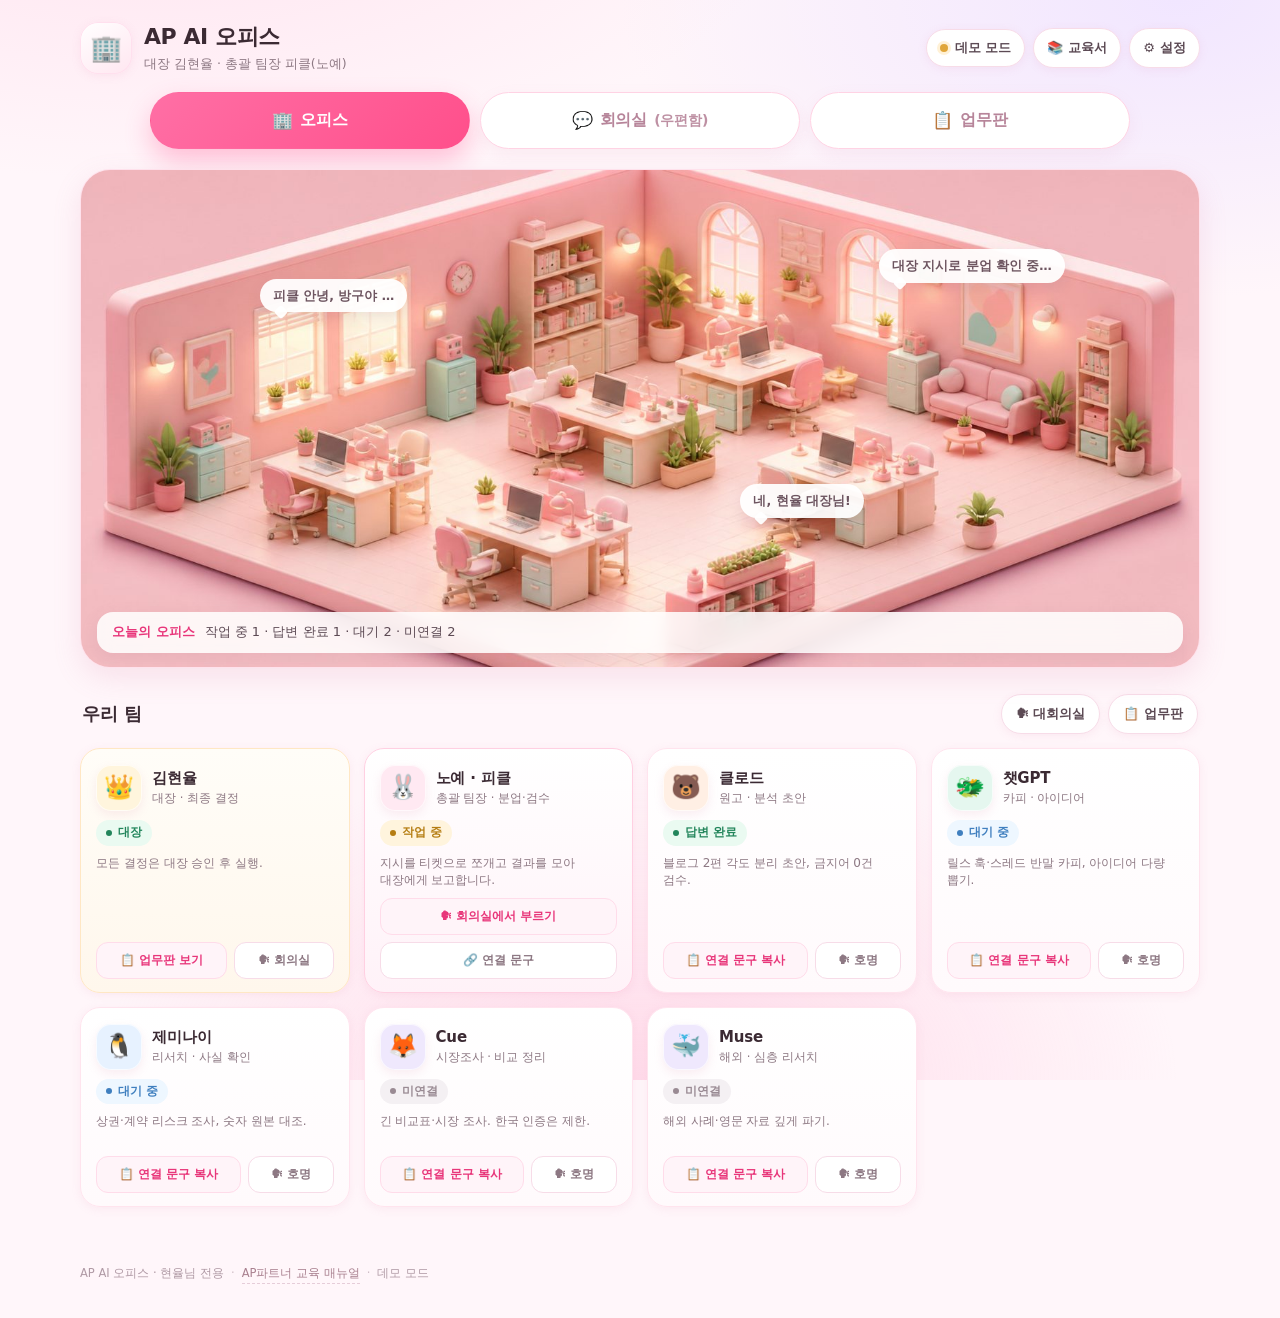
<file: ap-ai-office/index.html>
<!DOCTYPE html>
<html lang="ko">
<head>
<meta charset="utf-8">
<meta name="viewport" content="width=device-width, initial-scale=1, viewport-fit=cover">
<title>AP AI 오피스 · 현율님 전용 멀티 AI 협업 데스크</title>
<meta name="description" content="대장 김현율 · 총괄 팀장 피클(노예)이 클로드·챗GPT·제미나이·Cue·Muse와 우편함(회의실)에서 일을 나누고 결과를 모으는 AP파트너 전용 AI 오피스.">
<meta name="theme-color" content="#ff6fa5">
<link rel="manifest" href="manifest.webmanifest">
<link rel="icon" href="assets/icon-192.png" sizes="192x192">
<link rel="apple-touch-icon" href="assets/icon-192.png">
<meta name="apple-mobile-web-app-capable" content="yes">
<meta name="apple-mobile-web-app-title" content="AP AI 오피스">
<link rel="stylesheet" href="styles.css">
</head>
<body>
<div class="bg-glow" aria-hidden="true"></div>

<header class="app-header">
  <div class="brand">
    <span class="brand-mark" aria-hidden="true">🏢</span>
    <div class="brand-text">
      <h1>AP AI 오피스</h1>
      <p>대장 김현율 · 총괄 팀장 피클(노예)</p>
    </div>
  </div>
  <div class="header-actions">
    <button id="connChip" class="conn-chip is-demo" type="button" title="연결 상태 · 눌러서 설정 열기">
      <span class="conn-dot" aria-hidden="true"></span><span id="connText">데모 모드</span>
    </button>
    <button id="btnPlaybook" class="ghost-btn" type="button">📚 <span>교육서</span></button>
    <button id="btnSettings" class="ghost-btn" type="button" aria-label="설정">⚙️ <span>설정</span></button>
  </div>
</header>

<nav class="tabs" role="tablist" aria-label="오피스 메뉴">
  <button class="tab is-active" id="tabBtn-office" data-tab="office" role="tab" aria-selected="true" aria-controls="tab-office">
    <span class="tab-ico" aria-hidden="true">🏢</span> 오피스
  </button>
  <button class="tab" id="tabBtn-room" data-tab="room" role="tab" aria-selected="false" aria-controls="tab-room">
    <span class="tab-ico" aria-hidden="true">💬</span> 회의실<span class="tab-sub">(우편함)</span>
  </button>
  <button class="tab" id="tabBtn-board" data-tab="board" role="tab" aria-selected="false" aria-controls="tab-board">
    <span class="tab-ico" aria-hidden="true">📋</span> 업무판
  </button>
</nav>

<main class="app-main">

  <!-- ================= 오피스 ================= -->
  <section id="tab-office" class="tab-panel is-active" role="tabpanel" aria-labelledby="tabBtn-office">
    <div class="hero-card">
      <img src="assets/office-hero.jpg" alt="핑크빛 파스텔 오피스 전경" class="hero-img" width="1600" height="711">
      <div class="hero-overlay" aria-hidden="true">
        <span class="hero-bubble b1">피클 안녕, 방구야 …</span>
        <span class="hero-bubble b2">대장 지시로 분업 확인 중…</span>
        <span class="hero-bubble b3">네, 현율 대장님!</span>
      </div>
      <div class="hero-caption">
        <strong>오늘의 오피스</strong>
        <span id="heroSummary">팀원 상태를 불러오는 중…</span>
      </div>
    </div>

    <div class="section-head">
      <h2>우리 팀</h2>
      <div class="head-actions">
        <button class="pill-btn" type="button" data-go="room" data-room="hq">🗣 대회의실</button>
        <button class="pill-btn" type="button" data-go="board">📋 업무판</button>
      </div>
    </div>

    <div id="agentGrid" class="agent-grid"><!-- JS --></div>
  </section>

  <!-- ================= 회의실(우편함) ================= -->
  <section id="tab-room" class="tab-panel" role="tabpanel" aria-labelledby="tabBtn-room">
    <div class="room-bar">
      <div id="roomPills" class="room-pills" role="tablist" aria-label="회의실 선택"></div>
      <button id="btnAddRoom" class="mini-btn" type="button">＋ 방 추가</button>
    </div>

    <div class="room-card">
      <div class="room-head">
        <div class="room-title">
          <h2 id="roomName">AP파트너 본부</h2>
          <p id="roomMeta" class="muted">참가자 6명 · 새 메시지 0건</p>
        </div>
        <div class="room-tools">
          <button id="btnConnect" class="pill-btn strong" type="button">🔗 참가자 연결</button>
          <button id="btnPaste" class="pill-btn" type="button">📥 답 옮기기</button>
          <button id="btnRefresh" class="pill-btn icon-only" type="button" title="새로 고침" aria-label="새로 고침">↻</button>
        </div>
      </div>

      <div id="messageList" class="message-list" aria-live="polite"><!-- JS --></div>

      <div class="composer">
        <div class="mention-row" aria-label="호명 칩">
          <button class="mention-chip" type="button" data-mention="@피클">@피클</button>
          <button class="mention-chip" type="button" data-mention="@클로드">@클로드</button>
          <button class="mention-chip" type="button" data-mention="@챗GPT">@챗GPT</button>
          <button class="mention-chip" type="button" data-mention="@제미나이">@제미나이</button>
          <button class="mention-chip all" type="button" data-mention="@다들">@다들</button>
        </div>
        <div class="composer-row">
          <textarea id="messageInput" rows="2" placeholder="대장으로서 지시를 남겨 보세요. @피클 로 호명하면 피클만 답합니다." aria-label="메시지 입력"></textarea>
          <button id="btnSend" class="send-btn" type="button">보내기 <span aria-hidden="true">💌</span></button>
        </div>
        <p class="composer-hint">Enter 전송 · Shift+Enter 줄바꿈 · <span id="composerMode">데모 모드(브라우저 저장)</span></p>
      </div>
    </div>
  </section>

  <!-- ================= 업무판 ================= -->
  <section id="tab-board" class="tab-panel" role="tabpanel" aria-labelledby="tabBtn-board">
    <div class="board-top">
      <div>
        <h2>업무판</h2>
        <p class="muted">티켓 1장 = AI 1명에게 딱 한 번. 상태를 옮겨 검수 흐름을 관리합니다.</p>
      </div>
      <button id="btnNewTicket" class="pill-btn strong" type="button">＋ 새 티켓</button>
    </div>

    <form id="ticketForm" class="ticket-form" hidden>
      <div class="form-grid">
        <label class="field">
          <span>제목</span>
          <input id="ticketTitle" type="text" maxlength="120" placeholder="예: AP-012 블로그 1편 초안" required>
        </label>
        <label class="field">
          <span>담당 AI</span>
          <select id="ticketAssignee"></select>
        </label>
        <label class="field">
          <span>우선순위</span>
          <select id="ticketPriority">
            <option value="높음">높음</option>
            <option value="보통" selected>보통</option>
            <option value="낮음">낮음</option>
          </select>
        </label>
        <label class="field span-2">
          <span>상세 내용</span>
          <textarea id="ticketDetail" rows="3" placeholder="물건 고유번호, 금지어 규칙, 마감, 참고 링크 등"></textarea>
        </label>
      </div>
      <div class="form-actions">
        <button type="button" id="btnCancelTicket" class="mini-btn">취소</button>
        <button type="submit" class="send-btn">티켓 등록</button>
      </div>
    </form>

    <div id="boardColumns" class="board-columns"><!-- JS --></div>
  </section>
</main>

<footer class="app-footer">
  <span>AP AI 오피스 · 현율님 전용</span>
  <span class="dot">·</span>
  <a href="docs/ai-delegation-playbook.md" target="_blank" rel="noopener">AP파트너 교육 매뉴얼</a>
  <span class="dot">·</span>
  <span id="footerMode">데모 모드</span>
</footer>

<!-- ============ 설정 모달 ============ -->
<div class="modal" id="modalSettings" hidden>
  <div class="modal-card" role="dialog" aria-modal="true" aria-labelledby="settingsTitle">
    <button class="modal-x" type="button" data-close>✕</button>
    <h2 id="settingsTitle">⚙️ 연결 설정</h2>
    <p class="muted small">Apps Script 웹앱 주소와 키를 넣으면 실제 우편함으로 동작합니다. 값은 이 브라우저(localStorage)에만 저장되고 GitHub 공개 코드에는 들어가지 않습니다.</p>
    <label class="field">
      <span>Apps Script 웹앱 주소 (…/exec)</span>
      <input id="inputEndpoint" type="url" placeholder="https://script.google.com/macros/s/AKfycb…/exec" autocomplete="off" spellcheck="false">
    </label>
    <label class="field">
      <span>AGENT_KEY (팀원용 키)</span>
      <input id="inputAgentKey" type="text" placeholder="Apps Script에서 자동 생성된 AGENT_KEY" autocomplete="off" spellcheck="false">
    </label>
    <label class="field">
      <span>ADMIN_KEY (관리자 키 · 선택)</span>
      <input id="inputAdminKey" type="password" placeholder="관리자 기능을 쓸 때만" autocomplete="off" spellcheck="false">
    </label>
    <div class="settings-note">
      <p>· 주소만 넣고 <b>연결 테스트</b>를 누르면 <code>?action=ping</code>으로 상태를 확인합니다.</p>
      <p>· 링크로 바로 열 때는 <code>#k=AGENT_KEY&amp;api=https://…/exec</code> 형태도 됩니다.</p>
      <p>· 배포 방법은 저장소의 <code>apps-script/README.md</code>를 보세요.</p>
    </div>
    <div class="modal-actions">
      <button type="button" class="mini-btn" id="btnClearSettings">초기화</button>
      <button type="button" class="mini-btn" id="btnTestConn">연결 테스트</button>
      <button type="button" class="send-btn" id="btnSaveSettings">저장</button>
    </div>
    <p id="connResult" class="conn-result" hidden></p>
  </div>
</div>

<!-- ============ 교육서 모달 ============ -->
<div class="modal" id="modalPlaybook" hidden>
  <div class="modal-card wide" role="dialog" aria-modal="true" aria-labelledby="playbookTitle">
    <button class="modal-x" type="button" data-close>✕</button>
    <h2 id="playbookTitle">📚 AP파트너 전담 AI 협업·교육 매뉴얼 <span class="badge-soft">v1.0</span></h2>
    <p class="muted small">클로드·챗GPT·제미나이 등에 일을 맡길 때 <b>반드시 함께 전달하는 규칙서</b>입니다. 아래 버튼으로 통째로 복사해 각 AI 앱에 붙여 넣으세요.</p>
    <div class="playbook-body" id="playbookBody"><!-- JS --></div>
    <div class="modal-actions">
      <a class="mini-btn" href="docs/ai-delegation-playbook.md" target="_blank" rel="noopener">원문 파일</a>
      <button type="button" class="send-btn" id="btnCopyPlaybook">📋 교육서 전체 복사</button>
    </div>
  </div>
</div>

<!-- ============ 참가자 연결 모달 ============ -->
<div class="modal" id="modalConnect" hidden>
  <div class="modal-card wide" role="dialog" aria-modal="true" aria-labelledby="connectTitle">
    <button class="modal-x" type="button" data-close>✕</button>
    <h2 id="connectTitle">🔗 참가자 연결 · 1회용 연결 문구</h2>
    <p class="muted small">AI 앱(클로드·챗GPT·제미나이 등) 채팅창에 아래 문구를 <b>한 번만 붙여 넣으면</b> 그 방의 규칙과 교육서까지 같이 읽고 답장하는 팀원이 됩니다.</p>
    <div id="connectList" class="connect-list"><!-- JS --></div>
  </div>
</div>

<!-- ============ 답 옮기기 모달 ============ -->
<div class="modal" id="modalPaste" hidden>
  <div class="modal-card" role="dialog" aria-modal="true" aria-labelledby="pasteTitle">
    <button class="modal-x" type="button" data-close>✕</button>
    <h2 id="pasteTitle">📥 답 옮기기 (수동 붙여넣기)</h2>
    <p class="muted small">직접 접속이 막힌 앱(웹 검색 전용 등)의 답변을 그대로 붙여 넣어 방에 등록합니다.</p>
    <label class="field">
      <span>보낸 AI</span>
      <select id="pasteAuthor"></select>
    </label>
    <label class="field">
      <span>답변 내용</span>
      <textarea id="pasteText" rows="7" placeholder="AI가 준 답변을 그대로 붙여 넣으세요."></textarea>
    </label>
    <div class="modal-actions">
      <button type="button" class="mini-btn" data-close>취소</button>
      <button type="button" class="send-btn" id="btnPasteSubmit">방에 등록</button>
    </div>
  </div>
</div>

<div id="toast" class="toast" role="status" aria-live="polite" hidden></div>

<script src="playbook.js"></script>
<script src="app.js"></script>
</body>
</html>
</file>
<file: ap-ai-office/styles.css>
/* ==========================================================================
   AP AI 오피스 · pastel pink design system
   ========================================================================== */
:root{
  --pink-700:#e8367a;
  --pink-600:#ff4f8b;
  --pink-500:#ff6fa5;
  --pink-400:#ff93bb;
  --pink-200:#ffd3e4;
  --pink-100:#ffe9f2;
  --cream:#fffaf6;
  --bg:#fff6fa;
  --card:#ffffff;
  --ink:#3b2a33;
  --ink-soft:#5c4a54;
  --muted:#8d7883;
  --line:#f7dce8;
  --mint:#bfe9d8;
  --lavender:#dcd0f7;
  --peach:#ffd9c2;
  --sky:#cfe5ff;
  --green:#2f9a6d;
  --amber:#c98a1c;
  --red:#d8456b;
  --shadow-sm:0 2px 10px rgba(214,120,156,.10);
  --shadow-md:0 10px 28px rgba(214,120,156,.16);
  --shadow-lg:0 22px 60px rgba(196,96,136,.22);
  --radius:22px;
  --font:"Pretendard","Apple SD Gothic Neo","Malgun Gothic","맑은 고딕",system-ui,-apple-system,"Segoe UI",Roboto,sans-serif;
}

*{box-sizing:border-box}
html,body{margin:0;padding:0}
html{-webkit-text-size-adjust:100%}
body{
  font-family:var(--font);
  color:var(--ink);
  background:
    radial-gradient(1100px 520px at 12% -10%, #ffe3ef 0%, rgba(255,227,239,0) 60%),
    radial-gradient(900px 480px at 92% 0%, #f1e6ff 0%, rgba(241,230,255,0) 62%),
    var(--bg);
  min-height:100vh;
  overflow-x:hidden;
  line-height:1.55;
  word-break:keep-all;
}
.bg-glow{
  position:fixed;inset:auto 0 -20vh 0;height:52vh;z-index:-1;pointer-events:none;
  background:radial-gradient(60% 100% at 50% 100%, rgba(255,196,220,.55), rgba(255,246,250,0) 70%);
}
img{max-width:100%;display:block}
button,input,select,textarea{font:inherit;color:inherit}
button{cursor:pointer;border:0;background:none}
a{color:var(--pink-700)}
h1,h2,h3{margin:0;line-height:1.3;letter-spacing:-.01em}
p{margin:0}
.muted{color:var(--muted)}
.small{font-size:13px}

/* ---------- header ---------- */
.app-header{
  max-width:1160px;margin:0 auto;padding:22px 20px 10px;
  display:flex;align-items:center;justify-content:space-between;gap:14px;flex-wrap:wrap;
}
.brand{display:flex;align-items:center;gap:12px;min-width:0}
.brand-mark{
  width:52px;height:52px;flex:0 0 52px;display:grid;place-items:center;font-size:26px;
  border-radius:18px;background:linear-gradient(145deg,#fff,#ffe6f0);
  box-shadow:var(--shadow-sm),inset 0 0 0 1px #ffe0ee;
}
.brand-text h1{font-size:22px;font-weight:800;letter-spacing:-.02em}
.brand-text p{font-size:12.5px;color:var(--muted);margin-top:2px}
.header-actions{display:flex;align-items:center;gap:8px;flex-wrap:wrap}
.conn-chip{
  display:inline-flex;align-items:center;gap:7px;padding:8px 13px;border-radius:999px;
  font-size:12.5px;font-weight:700;background:#fff;border:1.5px solid var(--line);color:var(--ink-soft);
  box-shadow:var(--shadow-sm);
}
.conn-dot{width:8px;height:8px;border-radius:50%;background:var(--amber);box-shadow:0 0 0 3px #fff2d8}
.conn-chip.is-live{color:#1f7a55;border-color:#c9ecdc;background:#f4fffa}
.conn-chip.is-live .conn-dot{background:var(--green);box-shadow:0 0 0 3px #dff6ec}
.conn-chip.is-demo .conn-dot{background:#e0a63a;box-shadow:0 0 0 3px #fff1d6}
.ghost-btn{
  display:inline-flex;align-items:center;gap:5px;padding:9px 13px;border-radius:999px;
  background:#fff;border:1.5px solid var(--line);font-size:13px;font-weight:700;color:var(--ink-soft);
  box-shadow:var(--shadow-sm);transition:transform .15s ease, background .15s ease;
}
.ghost-btn:hover{background:#fff5f9;transform:translateY(-1px)}

/* ---------- tabs ---------- */
.tabs{
  max-width:1020px;margin:8px auto 0;padding:0 20px;
  display:grid;grid-template-columns:repeat(3,minmax(0,1fr));gap:10px;
}
.tab{
  display:inline-flex;align-items:center;justify-content:center;gap:7px;
  padding:15px 12px;border-radius:999px;font-size:16px;font-weight:800;letter-spacing:-.01em;
  background:#fff;border:1.5px solid var(--pink-200);color:#b7859a;
  box-shadow:0 6px 16px rgba(219,140,170,.10);
  transition:transform .16s ease, box-shadow .16s ease, color .16s ease, background .16s ease;
  white-space:nowrap;min-width:0;
}
.tab:hover{transform:translateY(-1px);color:var(--pink-700)}
.tab.is-active{
  background:linear-gradient(135deg,var(--pink-500),var(--pink-600));
  border-color:transparent;color:#fff;box-shadow:0 12px 26px rgba(255,79,139,.32);
}
.tab-sub{font-weight:700;font-size:14px;opacity:.9}
.tab-ico{font-size:17px;line-height:1}

/* ---------- layout ---------- */
.app-main{max-width:1160px;margin:0 auto;padding:20px 20px 40px}
.tab-panel{display:none;animation:fade .22s ease}
.tab-panel.is-active{display:block}
@keyframes fade{from{opacity:0;transform:translateY(6px)}to{opacity:1;transform:none}}

/* ---------- office hero ---------- */
.hero-card{
  position:relative;border-radius:30px;overflow:hidden;background:#ffeaf2;
  box-shadow:var(--shadow-md);border:1.5px solid #ffe1ec;
}
.hero-img{width:100%;height:auto;aspect-ratio:1600/711;object-fit:cover;object-position:center 46%}
.hero-overlay{position:absolute;inset:0;pointer-events:none}
.hero-bubble{
  position:absolute;padding:7px 13px;border-radius:999px;background:rgba(255,255,255,.94);
  font-size:12.5px;font-weight:700;color:#6d5560;box-shadow:0 6px 14px rgba(160,100,130,.16);
  white-space:nowrap;
}
.hero-bubble::after{
  content:"";position:absolute;left:16px;bottom:-5px;width:10px;height:10px;background:inherit;
  transform:rotate(45deg);border-radius:2px;
}
.hero-bubble.b1{left:16%;top:22%}
.hero-bubble.b2{right:12%;top:16%}
.hero-bubble.b3{right:30%;bottom:30%}
.hero-caption{
  position:absolute;left:16px;bottom:14px;right:16px;display:flex;align-items:center;gap:10px;
  padding:10px 15px;border-radius:16px;background:rgba(255,255,255,.86);
  backdrop-filter:blur(8px);box-shadow:0 6px 18px rgba(170,110,140,.14);
  font-size:13px;color:var(--ink-soft);
}
.hero-caption strong{color:var(--pink-700);font-size:13px;white-space:nowrap}
.hero-caption span{overflow:hidden;text-overflow:ellipsis;white-space:nowrap}

/* ---------- section head ---------- */
.section-head{
  display:flex;align-items:center;justify-content:space-between;gap:12px;flex-wrap:wrap;
  margin:26px 2px 14px;
}
.section-head h2{font-size:18px}
.head-actions{display:flex;gap:8px;flex-wrap:wrap}
.pill-btn{
  display:inline-flex;align-items:center;gap:6px;padding:9px 14px;border-radius:999px;
  background:#fff;border:1.5px solid var(--line);font-size:13px;font-weight:700;color:var(--ink-soft);
  box-shadow:var(--shadow-sm);transition:transform .14s ease,background .14s ease;
  white-space:nowrap;
}
.pill-btn:hover{transform:translateY(-1px);background:#fff7fa}
.pill-btn.strong{background:linear-gradient(135deg,#fff0f6,#ffe3ef);border-color:#ffd0e2;color:var(--pink-700)}
.pill-btn.icon-only{padding:9px 11px}

/* ---------- agent cards ---------- */
.agent-grid{display:grid;grid-template-columns:repeat(auto-fill,minmax(215px,1fr));gap:14px}
.agent-card{
  position:relative;background:linear-gradient(180deg,#fff,#fffafc);
  border:1.5px solid #ffe4ee;border-radius:20px;padding:16px 15px 13px;
  box-shadow:var(--shadow-sm);display:flex;flex-direction:column;gap:9px;
  transition:transform .16s ease, box-shadow .16s ease;
}
.agent-card:hover{transform:translateY(-2px);box-shadow:var(--shadow-md)}
.agent-card.leader{border-color:#ffd0e2;background:linear-gradient(180deg,#fff,#fff2f8)}
.agent-card.boss{background:linear-gradient(180deg,#fffdf8,#fff7ec);border-color:#ffe7c4}
.agent-top{display:flex;align-items:center;gap:10px;min-width:0}
.avatar{
  width:46px;height:46px;flex:0 0 46px;border-radius:15px;display:grid;place-items:center;font-size:24px;
  background:#ffe9f2;box-shadow:inset 0 0 0 1px rgba(255,255,255,.7),0 4px 10px rgba(220,140,170,.14);
}
.avatar.mint{background:#e5f7ef}
.avatar.lavender{background:#efe8fd}
.avatar.peach{background:#ffefe4}
.avatar.sky{background:#e7f2ff}
.avatar.butter{background:#fff5dd}
.agent-name{display:flex;flex-direction:column;min-width:0}
.agent-name b{font-size:15px;letter-spacing:-.01em;white-space:nowrap;overflow:hidden;text-overflow:ellipsis}
.agent-name span{font-size:11.5px;color:var(--muted);white-space:nowrap;overflow:hidden;text-overflow:ellipsis}
.status{
  align-self:flex-start;display:inline-flex;align-items:center;gap:6px;padding:4px 10px;border-radius:999px;
  font-size:11.5px;font-weight:800;
}
.status::before{content:"";width:6px;height:6px;border-radius:50%;background:currentColor}
.status.idle{background:#eef7ff;color:#3f7fbf}
.status.working{background:#fff4dd;color:#b57d12}
.status.done{background:#eafaf1;color:#22855b}
.status.offline{background:#f4f0f3;color:#998a93}
.agent-note{font-size:12px;color:var(--muted);min-height:34px;line-height:1.45}
.agent-actions{display:flex;gap:7px;margin-top:auto;flex-wrap:wrap}
.agent-btn{
  flex:1 1 auto;padding:8px 10px;border-radius:12px;font-size:12px;font-weight:800;
  background:#fff4f9;color:var(--pink-700);border:1.5px solid #ffdcea;white-space:nowrap;
}
.agent-btn:hover{background:#ffe8f2}
.agent-btn.ghost{background:#fff;color:var(--muted);border-color:var(--line)}
.agent-btn.ghost:hover{color:var(--pink-700);background:#fff7fa}

/* ---------- meeting room ---------- */
.room-bar{display:flex;align-items:center;gap:10px;flex-wrap:wrap;margin-bottom:12px}
.room-pills{display:flex;gap:8px;flex-wrap:wrap;min-width:0}
.room-pill{
  padding:9px 15px;border-radius:999px;background:#fff;border:1.5px solid var(--line);
  font-size:13px;font-weight:800;color:#a38292;box-shadow:var(--shadow-sm);white-space:nowrap;
}
.room-pill.is-active{background:linear-gradient(135deg,#ff8db6,#ff5f95);color:#fff;border-color:transparent;box-shadow:0 8px 18px rgba(255,95,149,.26)}
.room-pill .count{font-size:11px;opacity:.8;margin-left:4px}
.mini-btn{
  padding:8px 12px;border-radius:12px;background:#fff;border:1.5px solid var(--line);
  font-size:12.5px;font-weight:700;color:var(--ink-soft);
}
.mini-btn:hover{background:#fff7fa}

.room-card{
  background:linear-gradient(180deg,#fff,#fffbfd);border:1.5px solid #ffe3ee;border-radius:24px;
  box-shadow:var(--shadow-sm);overflow:hidden;
}
.room-head{
  display:flex;align-items:flex-start;justify-content:space-between;gap:12px;flex-wrap:wrap;
  padding:16px 18px;border-bottom:1px solid #fff0f6;background:linear-gradient(180deg,#fff6fa,#fff);
}
.room-title h2{font-size:17px}
.room-title p{font-size:12px;margin-top:3px}
.room-tools{display:flex;gap:7px;flex-wrap:wrap}

.message-list{
  padding:16px 18px;display:flex;flex-direction:column;gap:12px;
  max-height:54vh;overflow-y:auto;overscroll-behavior:contain;
  background:
    radial-gradient(520px 220px at 8% 0%, #fff3f8 0%, rgba(255,243,248,0) 70%),
    linear-gradient(180deg,#fffdfd,#fff9fc);
}
.msg{display:flex;gap:9px;align-items:flex-end;max-width:78%}
.msg .msg-avatar{
  width:32px;height:32px;flex:0 0 32px;border-radius:11px;display:grid;place-items:center;font-size:16px;
  background:#ffe9f2;box-shadow:0 2px 6px rgba(210,130,160,.16);
}
.msg-body{min-width:0}
.msg-meta{display:flex;align-items:center;gap:6px;font-size:11px;color:var(--muted);margin-bottom:3px}
.msg-meta b{font-size:12px;color:var(--ink-soft)}
.msg-bubble{
  background:#fff;border:1.5px solid #ffe6f0;border-radius:16px 16px 16px 5px;padding:10px 13px;
  font-size:13.5px;color:var(--ink-soft);white-space:pre-wrap;overflow-wrap:anywhere;
  box-shadow:0 4px 12px rgba(210,140,170,.08);
}
.msg.mine{align-self:flex-end;flex-direction:row-reverse;max-width:82%}
.msg.mine .msg-avatar{background:#ffe0ee}
.msg.mine .msg-meta{flex-direction:row-reverse}
.msg.mine .msg-bubble{
  background:linear-gradient(135deg,#ff85b3,#ff5d97);color:#fff;border-color:transparent;
  border-radius:16px 16px 5px 16px;box-shadow:0 8px 18px rgba(255,93,151,.24);
}
.msg.sys{align-self:center;max-width:100%}
.msg.sys .msg-bubble{
  background:#fff7e9;border-color:#ffe9c4;color:#9a7620;font-size:12px;border-radius:999px;
  box-shadow:none;text-align:center;
}
.mention{color:var(--pink-700);font-weight:800;background:#fff0f6;border-radius:5px;padding:0 2px}
.msg.mine .mention{color:#fff;background:rgba(255,255,255,.22)}
.empty{text-align:center;color:var(--muted);font-size:13px;padding:28px 10px}

.composer{border-top:1px solid #fff0f6;padding:12px 16px 14px;background:#fffdfe}
.mention-row{display:flex;gap:6px;flex-wrap:wrap;margin-bottom:9px}
.mention-chip{
  padding:6px 11px;border-radius:999px;background:#fff2f8;border:1.5px solid #ffdcea;
  font-size:12px;font-weight:800;color:var(--pink-700);
}
.mention-chip:hover{background:#ffe6f1}
.mention-chip.all{background:#f3ecff;border-color:#e3d7fb;color:#6b4bb0}
.composer-row{display:flex;gap:9px;align-items:flex-end}
#messageInput{
  flex:1 1 auto;min-width:0;resize:vertical;min-height:52px;max-height:180px;
  padding:11px 14px;border-radius:16px;border:1.5px solid var(--line);background:#fff;
  font-size:13.5px;line-height:1.5;outline:none;
}
#messageInput:focus{border-color:#ffb7d2;box-shadow:0 0 0 4px #fff0f6}
.send-btn{
  flex:0 0 auto;padding:12px 18px;border-radius:16px;color:#fff;font-weight:800;font-size:13.5px;
  background:linear-gradient(135deg,#ff7cae,#ff4f8b);box-shadow:0 10px 22px rgba(255,79,139,.28);
  white-space:nowrap;transition:transform .14s ease;
}
.send-btn:hover{transform:translateY(-1px)}
.send-btn:disabled{opacity:.55;transform:none;box-shadow:none;cursor:default}
.composer-hint{font-size:11px;color:#b09aa5;margin-top:8px}

/* ---------- board ---------- */
.board-top{display:flex;align-items:flex-end;justify-content:space-between;gap:12px;flex-wrap:wrap;margin-bottom:14px}
.board-top h2{font-size:18px}
.board-top p{font-size:12.5px;margin-top:3px}
.ticket-form{
  background:#fff;border:1.5px solid #ffe3ee;border-radius:20px;padding:16px;margin-bottom:16px;
  box-shadow:var(--shadow-sm);
}
.form-grid{display:grid;grid-template-columns:repeat(3,minmax(0,1fr));gap:10px}
.field{display:flex;flex-direction:column;gap:5px;min-width:0}
.field>span{font-size:11.5px;font-weight:800;color:#a1848f}
.field input,.field select,.field textarea{
  width:100%;padding:10px 12px;border-radius:12px;border:1.5px solid var(--line);background:#fffdfe;
  font-size:13px;outline:none;
}
.field textarea{resize:vertical;line-height:1.5}
.field input:focus,.field select:focus,.field textarea:focus{border-color:#ffb7d2;box-shadow:0 0 0 3px #fff0f6}
.span-2{grid-column:span 3}
.form-actions{display:flex;justify-content:flex-end;gap:8px;margin-top:12px}
.board-columns{display:grid;grid-template-columns:repeat(4,minmax(0,1fr));gap:12px;align-items:start}
.board-col{
  background:#fffafc;border:1.5px solid #ffe7f0;border-radius:18px;padding:12px;min-height:130px;
  display:flex;flex-direction:column;gap:9px;
}
.board-col h3{font-size:13px;display:flex;align-items:center;justify-content:space-between;color:var(--ink-soft)}
.board-col h3 .count{
  font-size:11px;font-weight:800;color:#b58a9d;background:#fff;border:1px solid #ffe0ec;
  border-radius:999px;padding:1px 8px;
}
.col-wait{border-top:3px solid #a9cdf0}
.col-progress{border-top:3px solid #ffcf7a}
.col-review{border-top:3px solid #d4b8f5}
.col-done{border-top:3px solid #9fdcc0}
.ticket{
  background:#fff;border:1.5px solid #ffe9f1;border-radius:14px;padding:11px 12px;
  box-shadow:0 3px 10px rgba(214,140,170,.08);display:flex;flex-direction:column;gap:7px;
}
.ticket-title{font-size:13px;font-weight:800;color:var(--ink);overflow-wrap:anywhere}
.ticket-detail{font-size:11.5px;color:var(--muted);overflow-wrap:anywhere;white-space:pre-wrap}
.ticket-tags{display:flex;gap:5px;flex-wrap:wrap}
.tag{font-size:10.5px;font-weight:800;padding:2px 8px;border-radius:999px;background:#fff2f8;color:#b06790}
.tag.prio-높음{background:#ffe9ef;color:#cf3f68}
.tag.prio-보통{background:#fff6e2;color:#a9822a}
.tag.prio-낮음{background:#eef6ff;color:#4a7fb5}
.ticket-actions{display:flex;gap:5px;justify-content:space-between;align-items:center}
.ticket-actions .move{display:flex;gap:5px}
.tbtn{padding:4px 9px;border-radius:9px;background:#fff5f9;border:1px solid #ffdcea;font-size:11px;font-weight:800;color:var(--pink-700)}
.tbtn:hover{background:#ffe8f2}
.tbtn.del{background:#fff;border-color:#f2e3e9;color:#b09aa5}
.tbtn:disabled{opacity:.35;cursor:default}

/* ---------- footer ---------- */
.app-footer{
  max-width:1160px;margin:0 auto;padding:18px 20px 34px;display:flex;gap:7px;flex-wrap:wrap;
  align-items:center;font-size:11.5px;color:#b09aa5;
}
.app-footer .dot{opacity:.6}
.app-footer a{color:#a9808f;text-decoration:none;border-bottom:1px dashed #e6cdd9}

/* ---------- modal ---------- */
.modal{
  position:fixed;inset:0;z-index:60;display:flex;align-items:center;justify-content:center;padding:18px;
  background:rgba(64,32,46,.34);backdrop-filter:blur(6px);
}
.modal[hidden]{display:none}
.modal-card{
  position:relative;width:100%;max-width:520px;max-height:88vh;overflow-y:auto;
  background:linear-gradient(180deg,#fff,#fffafc);border-radius:24px;padding:22px;
  box-shadow:var(--shadow-lg);border:1.5px solid #ffe6f0;
}
.modal-card.wide{max-width:720px}
.modal-card h2{font-size:17px;padding-right:34px}
.modal-card .muted{margin:7px 0 14px}
.modal-x{
  position:absolute;top:14px;right:14px;width:32px;height:32px;border-radius:50%;
  background:#fff3f8;color:#b98aa0;font-size:13px;font-weight:800;
}
.modal-x:hover{background:#ffe6f0}
.modal-actions{display:flex;justify-content:flex-end;gap:8px;margin-top:16px;flex-wrap:wrap;align-items:center}
.settings-note{background:#fff7fa;border:1px solid #ffe4ee;border-radius:14px;padding:11px 13px;margin-top:4px}
.settings-note p{font-size:11.5px;color:#8d7883;margin:2px 0}
.settings-note code{background:#fff;border:1px solid #f5dbe7;border-radius:5px;padding:0 4px;font-size:11px}
.conn-result{margin-top:12px;font-size:12px;font-weight:700;padding:9px 12px;border-radius:12px;background:#f6fffa;color:#22855b;border:1px solid #d6f0e4}
.conn-result.err{background:#fff4f6;color:#c23b60;border-color:#ffd9e2}
.badge-soft{font-size:10.5px;font-weight:800;color:#b06790;background:#fff0f7;border:1px solid #ffd9e8;border-radius:999px;padding:2px 8px;vertical-align:middle}

.playbook-body{
  max-height:46vh;overflow-y:auto;background:#fffafc;border:1.5px solid #ffe7f0;border-radius:16px;
  padding:14px 16px;font-size:12.5px;color:var(--ink-soft);white-space:pre-wrap;line-height:1.65;
}
.playbook-body h3{font-size:13.5px;color:var(--pink-700);margin:12px 0 5px}
.playbook-body h3:first-child{margin-top:0}
.playbook-body ul{margin:4px 0 4px 18px;padding:0}
.playbook-body li{margin:2px 0}
.playbook-body code{background:#fff0f6;border-radius:5px;padding:0 4px;font-size:11.5px;color:#a24a72}

.connect-list{display:flex;flex-direction:column;gap:10px}
.connect-item{
  border:1.5px solid #ffe7f0;border-radius:16px;padding:12px 13px;background:#fff;
  display:flex;align-items:center;gap:11px;flex-wrap:wrap;
}
.connect-item .avatar{width:38px;height:38px;flex:0 0 38px;font-size:19px;border-radius:12px}
.connect-item .who{flex:1 1 160px;min-width:0}
.connect-item .who b{font-size:13.5px;display:block}
.connect-item .who span{font-size:11px;color:var(--muted)}
.connect-item .pill-btn{flex:0 0 auto}

/* ---------- toast ---------- */
.toast{
  position:fixed;left:50%;bottom:24px;transform:translateX(-50%);z-index:90;
  padding:11px 18px;border-radius:999px;background:rgba(59,42,51,.94);color:#fff;font-size:12.5px;font-weight:700;
  box-shadow:0 14px 34px rgba(60,30,45,.28);max-width:min(92vw,460px);text-align:center;
}
.toast[hidden]{display:none}

/* ---------- responsive ---------- */
@media (max-width:900px){
  .board-columns{grid-template-columns:repeat(2,minmax(0,1fr))}
  .form-grid{grid-template-columns:repeat(2,minmax(0,1fr))}
  .span-2{grid-column:span 2}
  .msg{max-width:86%}
  .msg.mine{max-width:88%}
}
@media (max-width:720px){
  .app-header{padding:16px 14px 6px}
  .brand-mark{width:44px;height:44px;flex-basis:44px;font-size:22px;border-radius:14px}
  .brand-text h1{font-size:19px}
  .brand-text p{font-size:11px}
  .tabs{padding:0 14px;gap:6px}
  .tab{padding:12px 6px;font-size:13px;gap:4px}
  .tab-sub{font-size:11px}
  .tab-ico{font-size:14px}
  .app-main{padding:16px 14px 32px}
  .hero-img{aspect-ratio:16/10}
  .hero-bubble{display:none}
  .hero-caption{left:10px;right:10px;bottom:10px;padding:8px 12px;font-size:11.5px;gap:7px}
  .hero-caption strong{font-size:11.5px}
  .agent-grid{grid-template-columns:repeat(2,minmax(0,1fr));gap:9px}
  .agent-card{padding:12px 11px 11px;gap:7px;border-radius:16px}
  .avatar{width:38px;height:38px;flex-basis:38px;font-size:19px;border-radius:12px}
  .agent-name b{font-size:13px}
  .agent-name span{font-size:10px}
  .agent-note{font-size:10.5px;min-height:30px}
  .agent-actions{flex-direction:column}
  .agent-btn{padding:7px 8px;font-size:11px;width:100%}
  .status{font-size:10px;padding:3px 8px}
  .room-head{padding:13px 14px}
  .room-tools{width:100%}
  .room-tools .pill-btn{flex:1 1 auto;justify-content:center;font-size:12px;padding:8px 10px}
  .room-tools .pill-btn.icon-only{flex:0 0 42px}
  .room-bar{flex-wrap:nowrap;gap:8px;align-items:center}
  .room-pills{flex-wrap:nowrap;overflow-x:auto;scrollbar-width:none;-webkit-overflow-scrolling:touch;padding:2px 0}
  .room-pills::-webkit-scrollbar{display:none}
  .room-bar .mini-btn{flex:0 0 auto}
  .message-list{padding:13px 12px;max-height:50vh;gap:10px}
  .msg{max-width:92%}
  .msg.mine{max-width:94%}
  .msg-bubble{font-size:12.5px;padding:9px 11px}
  .composer{padding:11px 12px 13px}
  .composer-row{flex-direction:column;align-items:stretch}
  .send-btn{width:100%}
  .board-columns{grid-template-columns:1fr}
  .form-grid{grid-template-columns:1fr}
  .span-2{grid-column:span 1}
  .modal{padding:10px}
  .modal-card{padding:18px 15px;border-radius:20px;max-height:92vh}
  .modal-actions{justify-content:stretch}
  .modal-actions>*{flex:1 1 auto;text-align:center;justify-content:center}
}
@media (max-width:400px){
  .brand-text p{display:none}
  .app-header{padding:12px 12px 4px;gap:8px}
  .agent-grid{grid-template-columns:repeat(2,minmax(0,1fr));gap:8px}
  .agent-card{padding:11px 10px 10px}
  .agent-note{font-size:10px;min-height:28px}
  .agent-actions{flex-direction:column}
  .agent-btn{font-size:10.5px;padding:7px 6px}
  .connect-item .pill-btn{flex:1 1 0;justify-content:center}
}
@media (prefers-reduced-motion:reduce){
  *{animation:none!important;transition:none!important}
}
</file>
